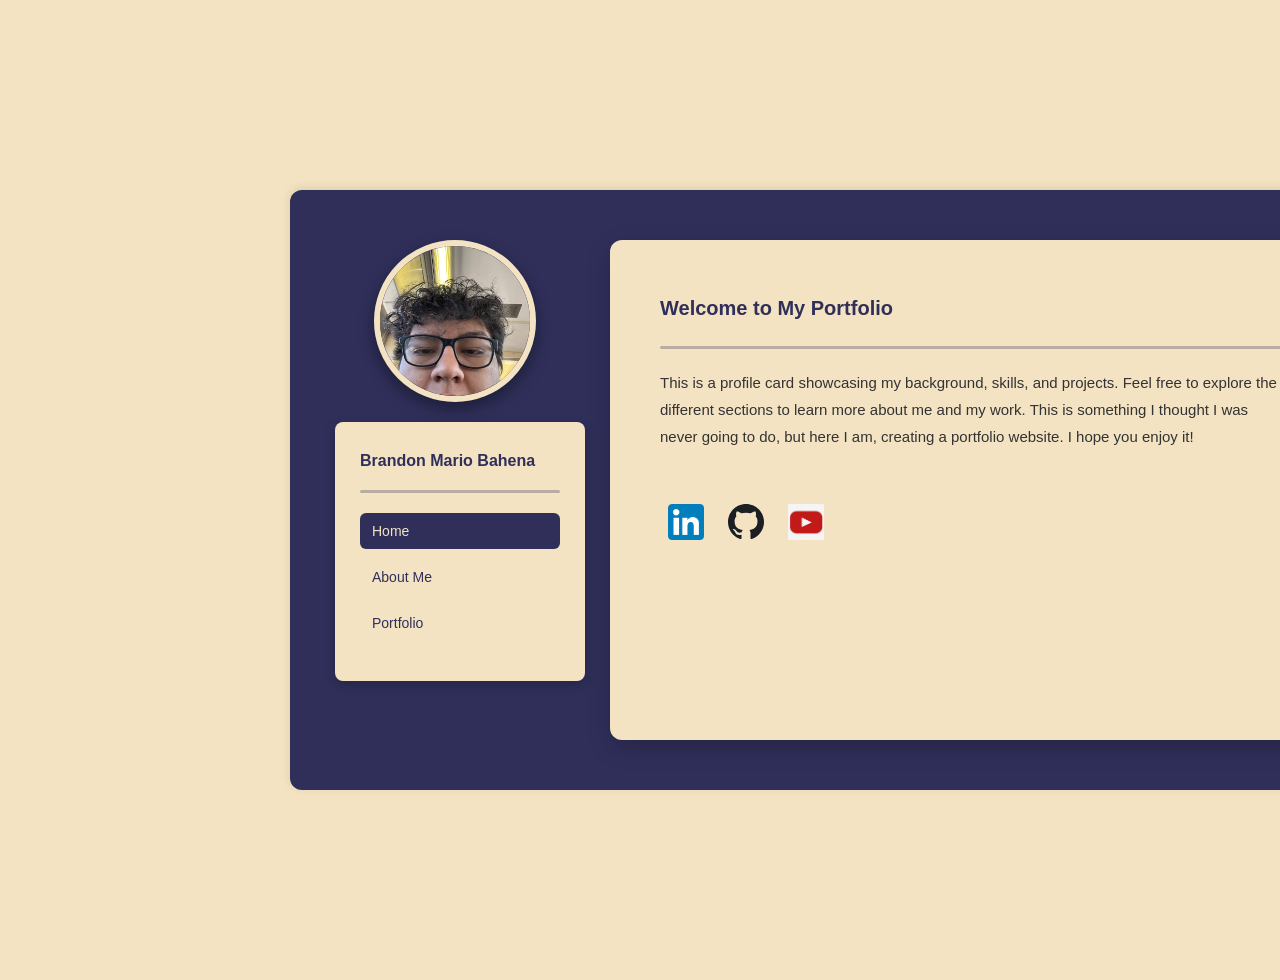
<file: index.html>
<!DOCTYPE html>
<html lang="en">
<head>
    <meta charset="UTF-8">
    <meta name="viewport" content="width=device-width, initial-scale=1.0">
    <title>Brandon Bahena Profile Card</title>
    <link rel="stylesheet" href="style.css">
</head>
<body>
    <main>
        <div id="main-header">
            <div class="left-column">
                <span class="img-box">
                    <img src="nino%20copy.jpg" alt="Brandon Bahena Profile Image" class="img-card">
                </span>

                <div id="sidebar">
                    <h2>Brandon Mario Bahena</h2>

                    <hr class="my-line">

                    <nav class="sidebar-menu">
                        <ul>
                            <li><a href="index.html" class="active">Home</a></li>
                            <li><a href="about.html">About Me</a></li>
                            <li><a href="portfolio.html">Portfolio</a></li>
                        </ul>
                    </nav>

                </div>
            </div>

            <div id="profile-info">

                <div>
                    <h2>Welcome to My Portfolio</h2>

                    <hr class="my-line">

                    <p>
                        This is a profile card showcasing my background, skills, and projects. Feel free to explore the different sections to learn more about me and my work.
                        This is something I thought I was never going to do, but here I am, creating a portfolio website. I hope you enjoy it!
                    </p>

                </div>

                <div id="social-links">
                <a href="https://www.linkedin.com/in/brandon-bahena-b533a2332" target="_blank" rel="noopener noreferrer">
                    <img src="LinkedIn_Logo copy.svg.png" alt="LinkedIn">
                </a>
                <a href="https://github.com/bbahena22" target="_blank" rel="noopener noreferrer">
                    <img src="GitHub-Logo copy.svg" alt="GitHub">
                </a>
                <a href="https://www.youtube.com/@t11xenogears86/videos" target="_blank" rel="noopener noreferrer">
                    <img src="youtube-logo2 copy.png" alt="YouTube">
                </a>
                </div>
            </div>
    </main>
</body>
</html>
</file>
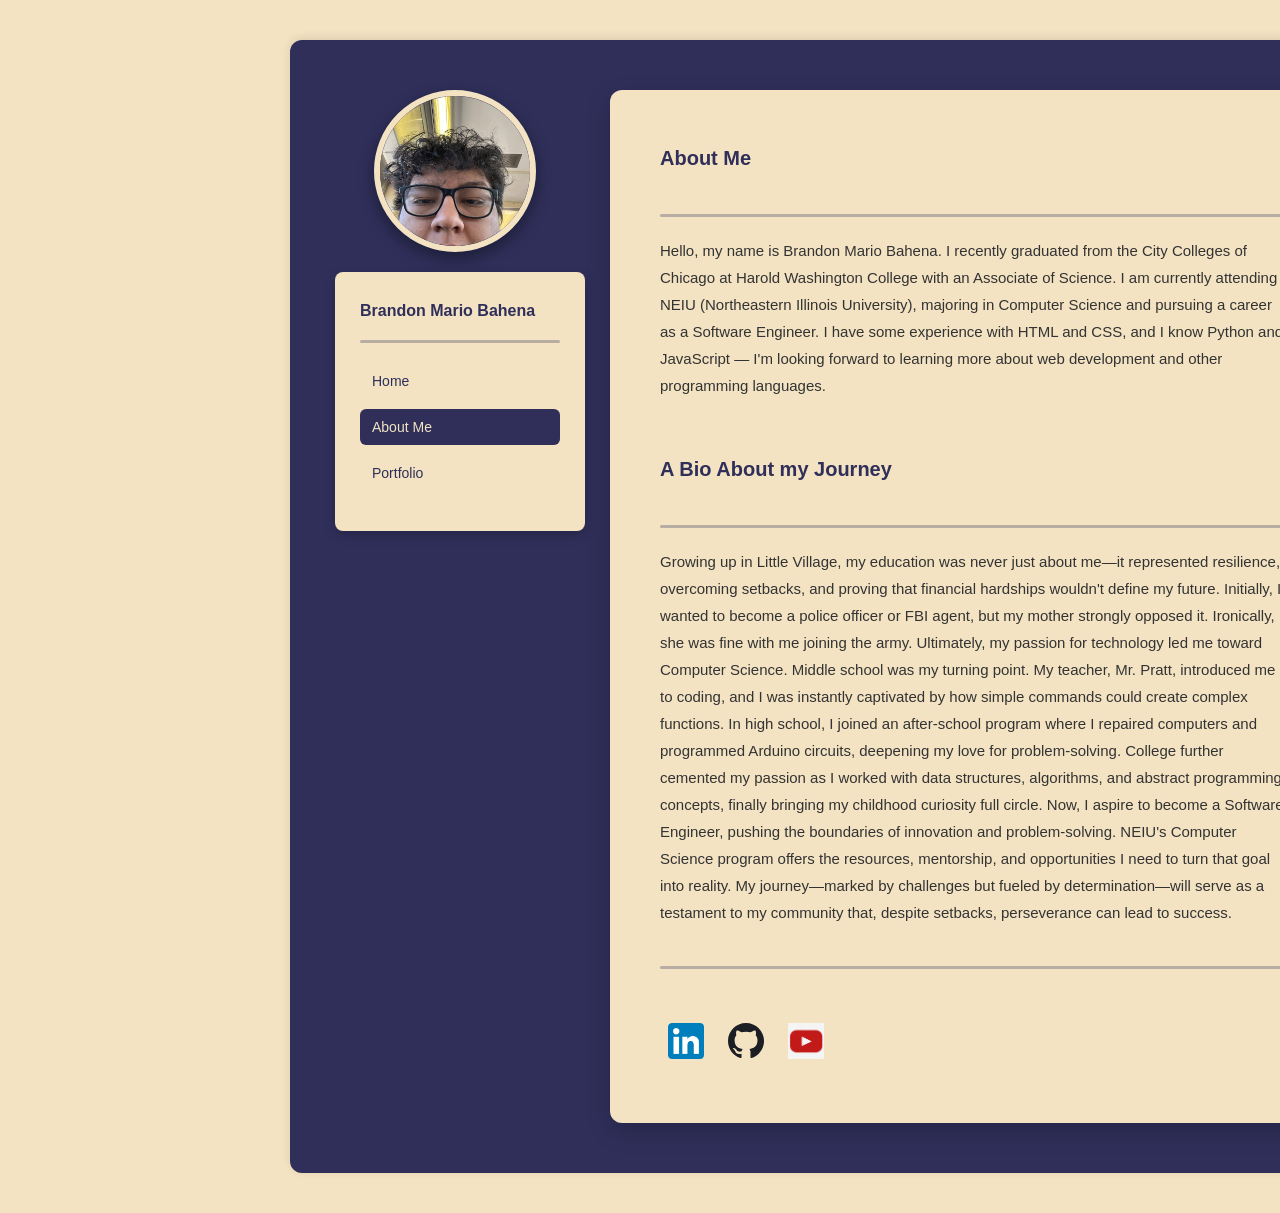
<file: about.html>
<!DOCTYPE html>
<html lang="en">
<head>
    <meta charset="UTF-8">
    <meta name="viewport" content="width=device-width, initial-scale=1.0">
    <title>Brandon Bahena - About Me</title>
    <link rel="stylesheet" href="style.css">
</head>
<body>
    <main>
        <div id="main-header">
            <div class="left-column">
                <span class="img-box">
                    <img src="nino copy.jpg" alt="Brandon Bahena Profile Image" class="img-card">
                </span>

                <div id="sidebar">
                    <h2>Brandon Mario Bahena</h2>

                    <hr class="my-line">

                    <nav class="sidebar-menu">
                        <ul>
                            <li><a href="index.html">Home</a></li>
                            <li><a href="about.html" class="active">About Me</a></li>
                            <li><a href="portfolio.html">Portfolio</a></li>
                        </ul>
                    </nav>

                </div>
            </div>

            <div id="profile-info">
                <h2>About Me</h2>

                <hr class="my-line">

                <p>
                    Hello, my name is Brandon Mario Bahena. I recently graduated from the City Colleges of Chicago at Harold Washington College with an Associate of Science.
                    I am currently attending NEIU (Northeastern Illinois University), majoring in Computer Science and pursuing a career as a Software Engineer. I have some experience with HTML
                    and CSS, and I know Python and JavaScript — I'm looking forward to learning more about web development and other programming languages.
                </p>

                <h2>A Bio About my Journey</h2>

                <hr class="my-line">

                <p>
                    Growing up in Little Village, my education was never just about me—it represented resilience, overcoming setbacks, and proving that financial hardships wouldn't define my future. Initially, 
                    I wanted to become a police officer or FBI agent, but my mother strongly opposed it. Ironically, she was fine with me joining the army. Ultimately, my passion for technology led me toward Computer Science.
                    Middle school was my turning point. My teacher, Mr. Pratt, introduced me to coding, and I was instantly captivated by how simple commands could create complex functions. In high school, I joined an after-school 
                    program where I repaired computers and programmed Arduino circuits, deepening my love for problem-solving. College further cemented my passion as I worked with data structures, algorithms, and abstract programming 
                    concepts, finally bringing my childhood curiosity full circle. Now, I aspire to become a Software Engineer, pushing the boundaries of innovation and problem-solving. NEIU's Computer Science program offers the resources, 
                    mentorship, and opportunities I need to turn that goal into reality. My journey—marked by challenges but fueled by determination—will serve as a testament to my community that, despite setbacks, perseverance can lead to success.
                </p>

                <hr class="my-line">

                <div id="social-links">
                    <a href="https://www.linkedin.com/in/brandon-bahena-b533a2332" target="_blank" rel="noopener noreferrer">
                        <img src="LinkedIn_Logo copy.svg.png" alt="LinkedIn">
                    </a>
                    <a href="https://github.com/bbahena22" target="_blank" rel="noopener noreferrer">
                        <img src="GitHub-Logo copy.svg" alt="GitHub">
                    </a>
                    <a href="https://www.youtube.com/@t11xenogears86/videos" target="_blank" rel="noopener noreferrer">
                        <img src="youtube-logo2 copy.png" alt="YouTube">
                    </a>
                </div>
            </div>
        </div>
    </main>
</body>
</html>
</file>
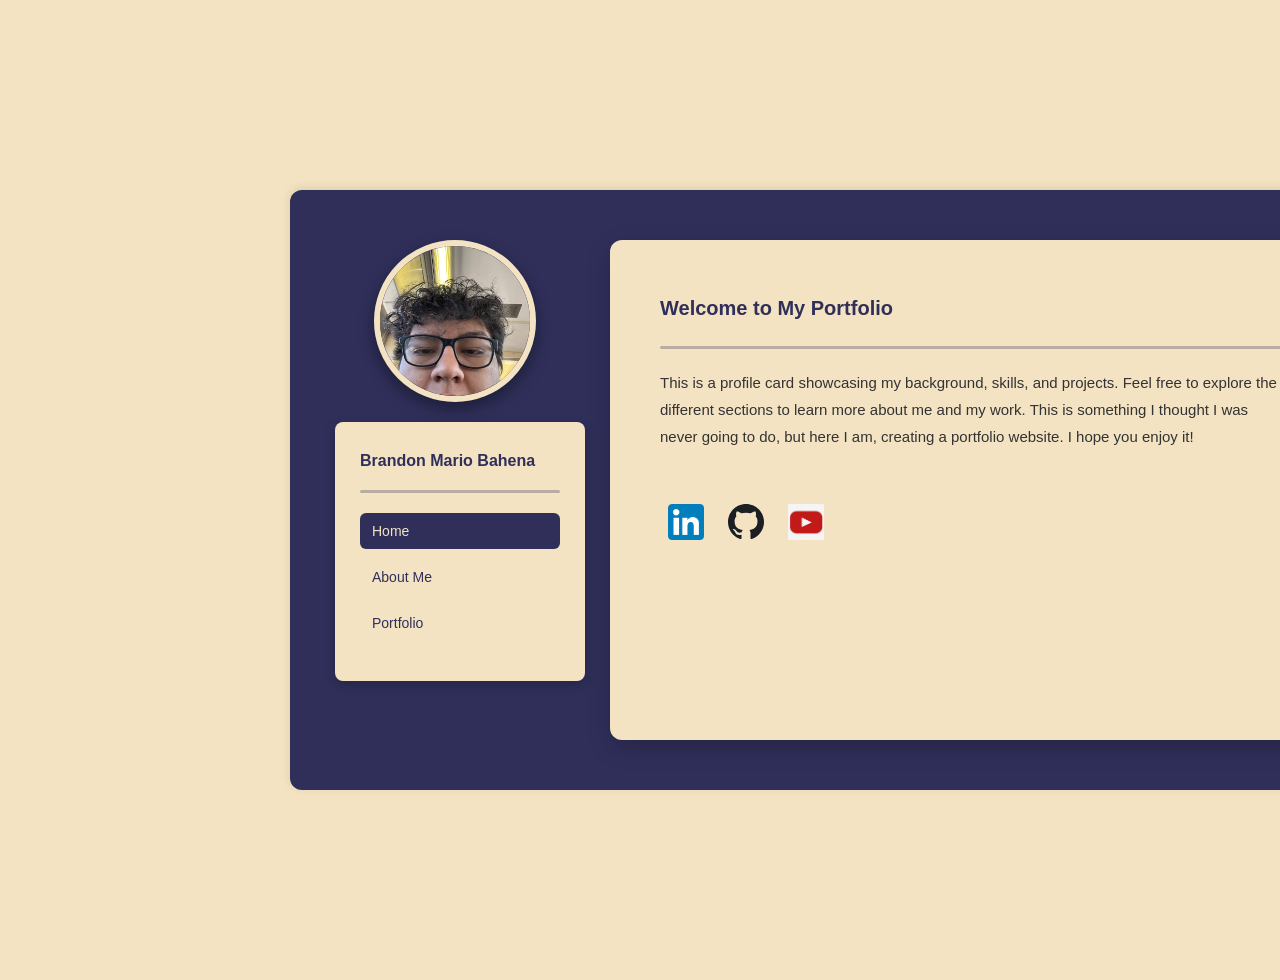
<file: porfolio.html>
<!DOCTYPE html>
<html lang="en">
<head>
    <meta charset="UTF-8">
    <meta name="viewport" content="width=device-width, initial-scale=1.0">
    <title>Brandon Bahena Profile Card</title>
    <link rel="stylesheet" href="style.css">
</head>
<body>
    <main>
        <div id="main-header">
            <div class="left-column">
                <span class="img-box">
                    <img src="nino%20copy.jpg" alt="Brandon Bahena Profile Image" class="img-card">
                </span>

                <div id="sidebar">
                    <h2>Brandon Mario Bahena</h2>

                    <hr class="my-line">

                    <nav class="sidebar-menu">
                        <ul>
                            <li><a href="CS-300-Assignment-1.html" class="active">Home</a></li>
                            <li><a href="about.html">About Me</a></li>
                            <li><a href="portfolio.html">Portfolio</a></li>
                        </ul>
                    </nav>

                </div>
            </div>

            <div id="profile-info">

                <div>
                    <h2>Welcome to My Portfolio</h2>

                    <hr class="my-line">

                    <p>
                        This is a profile card showcasing my background, skills, and projects. Feel free to explore the different sections to learn more about me and my work.
                        This is something I thought I was never going to do, but here I am, creating a portfolio website. I hope you enjoy it!
                    </p>

                </div>

                <div id="social-links">
                <a href="https://www.linkedin.com/in/brandon-bahena-b533a2332" target="_blank" rel="noopener noreferrer">
                    <img src="LinkedIn_Logo copy.svg.png" alt="LinkedIn">
                </a>
                <a href="https://github.com/bbahena22" target="_blank" rel="noopener noreferrer">
                    <img src="GitHub-Logo copy.svg" alt="GitHub">
                </a>
                <a href="https://www.youtube.com/@t11xenogears86/videos" target="_blank" rel="noopener noreferrer">
                    <img src="youtube-logo2 copy.png" alt="YouTube">
                </a>
                </div>
            </div>
    </main>
</body>
</html>
</file>
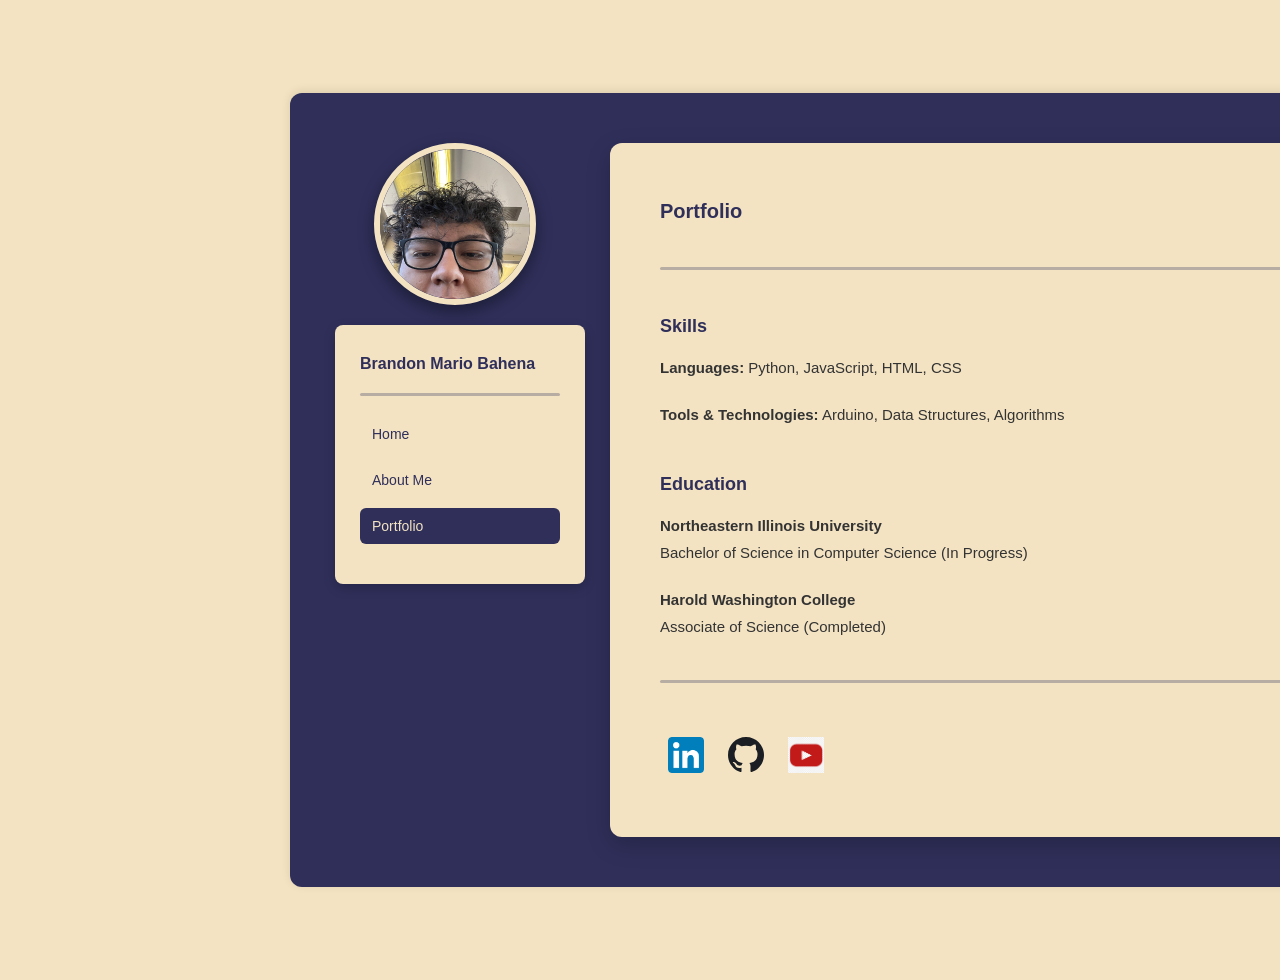
<file: portfolio.html>
<!DOCTYPE html>
<html lang="en">
<head>
    <meta charset="UTF-8">
    <meta name="viewport" content="width=device-width, initial-scale=1.0">
    <title>Brandon Bahena - Portfolio</title>
    <link rel="stylesheet" href="style.css">
</head>
<body>
    <main>
        <div id="main-header">
            <div class="left-column">
                <span class="img-box">
                    <img src="nino copy.jpg" alt="Brandon Bahena Profile Image" class="img-card">
                </span>

                <div id="sidebar">
                    <h2>Brandon Mario Bahena</h2>

                    <hr class="my-line">

                    <nav class="sidebar-menu">
                        <ul>
                            <li><a href="index.html">Home</a></li>
                            <li><a href="about.html">About Me</a></li>
                            <li><a href="portfolio.html" class="active">Portfolio</a></li>
                        </ul>
                    </nav>

                </div>
            </div>

            <div id="profile-info">
                <h2>Portfolio</h2>

                <hr class="my-line">

                <h3>Skills</h3>
                <p>
                    <strong>Languages:</strong> Python, JavaScript, HTML, CSS
                </p>
                <p>
                    <strong>Tools & Technologies:</strong> Arduino, Data Structures, Algorithms
                </p>

                <h3>Education</h3>
                <p>
                    <strong>Northeastern Illinois University</strong><br>
                    Bachelor of Science in Computer Science (In Progress)
                </p>
                <p>
                    <strong>Harold Washington College</strong><br>
                    Associate of Science (Completed)
                </p>

                <hr class="my-line">

                <div id="social-links">
                    <a href="https://www.linkedin.com/in/brandon-bahena-b533a2332" target="_blank" rel="noopener noreferrer">
                        <img src="LinkedIn_Logo copy.svg.png" alt="LinkedIn">
                    </a>
                    <a href="https://github.com/bbahena22" target="_blank" rel="noopener noreferrer">
                        <img src="GitHub-Logo copy.svg" alt="GitHub">
                    </a>
                    <a href="https://www.youtube.com/@t11xenogears86/videos" target="_blank" rel="noopener noreferrer">
                        <img src="youtube-logo2 copy.png" alt="YouTube">
                    </a>
                </div>
            </div>
        </div>
    </main>
</body>
</html>
</file>
<file: style.css>
body {
    margin: 0;
    padding: 40px;
    background-color: #f3e3c2;
    font-family: 'Segoe UI', Tahoma, Geneva, Verdana, sans-serif;
    min-height: 100vh;
    display: flex;
    justify-content: center;
    align-items: center;
}

main {
    width: 100%;
    max-width: 700px;
}

#main-header {
    display: flex;
    justify-content: flex-start;
    align-items: flex-start;
    background-color: #2f2f5a;
    padding: 50px 45px;
    text-align: left;
    height: auto;
    border-radius: 12px;
    gap: 25px;
    box-shadow: 0 -2px 10px rgba(0, 0, 0, 0.1);
    min-width: 1000px;
}

.left-column {
    display: flex;
    flex-direction: column;
    gap: 20px;
    flex-shrink: 0;
}

.img-card {
    width: 150px;
    height: 150px;
    border-radius: 50%;
    margin-right: 10px;
    object-fit: cover;
    align-self: flex-start;
    display: block;
    border: 6px solid #f3e3c2;
    box-shadow: 0 6px 16px rgba(0, 0, 0, 0.4);
}

.img-box {
    display: flex;
    align-items: flex-start;
    justify-content: center;
    padding-top: 0;
    flex-shrink: 0;
}

#profile-info {
    display: flex;
    flex-direction: column;
    text-align: left;
    background-color: #f3e3c2;
    padding: 50px;
    border-radius: 12px;
    margin-top: 0;
    flex: 1 1 100%;
    min-height: 400px;
    min-width: 500px;
    box-shadow: 0 8px 25px rgba(0, 0, 0, 0.2);
    font-size: 15px;
    line-height: 1.8;
    color: #333;
}

#profile-info h2 {
    margin: 32px 0 18px 0;
    color: #2f2f5a;
    font-size: 20px;
    font-weight: 600;
}

#profile-info h2:first-child {
    margin-top: 0;
}

#profile-info p {
    margin: 0 0 20px 0;
    color: #333;
}

.my-line {
    width: 100%;
    height: 3px;
    border-radius: 5px;
    background-color: #2f2f5a;
    border: none;
    margin: 20px 0;
    opacity: 0.3;
}

#social-links {
    display: flex;
    gap: 8px;
    padding: 8px 0;
    align-items: center;
    margin-top: 20px;
}

#social-links a {
    display: inline-block;
    padding: 6px 8px;
    transition: transform 0.2s ease, filter 0.2s ease;
}

#social-links a:hover {
    transform: scale(1.1);
    filter: brightness(1.2);
}

#social-links img {
    display: block;
    border: none;
    width: 36px;
    height: 36px;
}

#sidebar {
    background-color: #f3e3c2;
    padding: 30px 25px;
    border-radius: 8px;
    box-shadow: 0 4px 12px rgba(0, 0, 0, 0.2);
    color: #333;
    width: 200px;
}

#sidebar h2 {
    margin: 0 0 12px 0;
    color: #2f2f5a;
    font-size: 16px;
    font-weight: 600;
}

.sidebar-menu ul {
    list-style: none;
    padding: 0;
    margin: 0;
}

.sidebar-menu li {
    margin: 10px 0;
}

.sidebar-menu a {
    display: block;
    padding: 10px 12px;
    color: #2f2f5a;
    text-decoration: none;
    border-radius: 6px;
    transition: background-color 0.3s ease, color 0.3s ease;
    font-weight: 500;
    font-size: 14px;
}

.sidebar-menu a:hover {
    background-color: #2f2f5a;
    color: #f3e3c2;
}

.sidebar-menu a.active {
    background-color: #2f2f5a;
    color: #f3e3c2;
}

#profile-info h3 {
    margin: 20px 0 12px 0;
    color: #2f2f5a;
    font-size: 18px;
    font-weight: 600;
}
</file>
